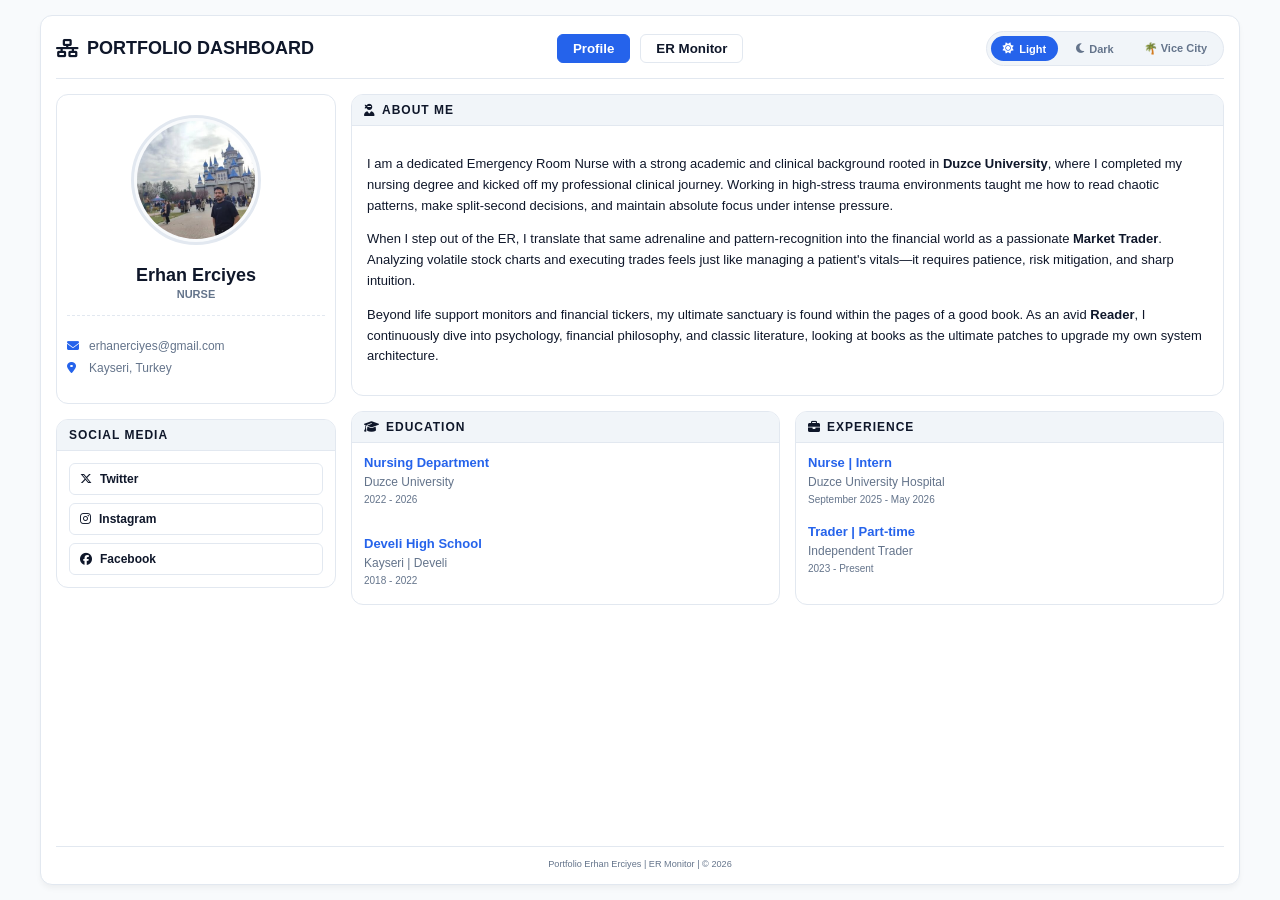
<file: index.html>
<!DOCTYPE html>
<html lang="en" data-theme="light">
<head>
    <meta charset="UTF-8">
    <meta name="viewport" content="width=device-width, initial-scale=1.0">
    <title>Erhan Erciyes</title>
    <link rel="stylesheet" href="https://cdnjs.cloudflare.com/ajax/libs/font-awesome/6.4.2/css/all.min.css">
    <link rel="stylesheet" href="style.css">
</head>
<body>

    <div class="main-frame">
        <header class="top-header">
            <h1 class="dashboard-title">
                <i class="fas fa-network-wired"></i> Portfolio Dashboard
            </h1>
            
            <nav class="nav-menu">
                <button class="nav-btn active" onclick="loadPage('profile', this)">Profile</button>
                <button class="nav-btn" onclick="loadPage('monitor', this)">ER Monitor</button>
            </nav>

            <div class="theme-switcher">
                <button class="theme-btn active" onclick="setTheme('light')" id="btn-light">
                    <i class="fas fa-sun"></i> Light
                </button>
                <button class="theme-btn" onclick="setTheme('dark')" id="btn-dark">
                    <i class="fas fa-moon"></i> Dark
                </button>
                <button class="theme-btn" onclick="setTheme('vice-city')" id="btn-vice-city">
                    🌴 Vice City
                </button>
            </div>
        </header>

        <div id="page-content">
            </div>

        <footer>
            <small>Portfolio Erhan Erciyes | ER Monitor | © 2026</small>
        </footer>
    </div>

    <div id="shock-flash"></div>

    <script src="script.js"></script>
</body>
</html>
</file>
<file: style.css>
/* --- THEME VARIABLES --- */
:root {
    --bg-color: #f8fafc;
    --main-bg: #ffffff;
    --text-main: #0f172a;
    --text-muted: #64748b;
    --border-color: #e2e8f0;
    --header-bg: #f1f5f9;
    --header-text: #0f172a;
    --link-color: #2563eb; 
    --box-shadow: 0 4px 6px -1px rgba(0, 0, 0, 0.05);
    --radius: 12px;
    --card-bg: #ffffff;
    --card-hover-border: #3b82f6;
    
    --ekg-bg: #ffffff;
    --ekg-grid: rgba(0, 0, 0, 0.03);
    --up-color: #16a34a; 
    --down-color: #dc2626; 
    
    --term-bg: #0f172a;
    --term-text: #10b981;
    
    --defib-bg: #f1f5f9;
    --shock-btn-bg: radial-gradient(circle at 30% 30%, #ef4444, #b91c1c);
    --shock-btn-shadow: #7f1d1d;
}

[data-theme="dark"] {
    --bg-color: #0f172a;
    --main-bg: #1e293b;
    --text-main: #f8fafc;
    --text-muted: #94a3b8;
    --border-color: #334155;
    --header-bg: #1e293b;
    --header-text: #f8fafc;
    --link-color: #38bdf8;
    --box-shadow: 0 4px 6px -1px rgba(0, 0, 0, 0.2);
    --card-bg: #1e293b;
    --card-hover-border: #38bdf8;
    --ekg-bg: #0f172a;
    --ekg-grid: rgba(255, 255, 255, 0.04);
    
    --term-bg: #000000;
    --term-text: #38bdf8;
    
    --defib-bg: #0f172a;
    --shock-btn-bg: radial-gradient(circle at 30% 30%, #ef4444, #991b1b);
    --shock-btn-shadow: #450a0a;
}

[data-theme="vice-city"] {
    --bg-color: #120024;
    --vc-bg-img: url('/assets/vc_bg.jpg'); 
    --main-bg: rgba(26, 0, 42, 0.88);
    --text-main: #00ffff;
    --text-muted: #ff77ff;
    --border-color: #ff00ff; 
    --header-bg: rgba(43, 0, 68, 0.9);
    --header-text: #ffffff;
    --link-color: #ffff00;
    --box-shadow: 0 0 10px #ff00ff, inset 0 0 5px #ff00ff;
    --card-bg: rgba(43, 0, 68, 0.6);
    --card-hover-border: #00ffff;
    --ekg-bg: #0d001a;
    --ekg-grid: rgba(0, 255, 255, 0.12); 
    
    --term-bg: #0d001a;
    --term-text: #ff00ff;
    
    --defib-bg: rgba(20, 0, 40, 0.8);
    --shock-btn-bg: radial-gradient(circle at 30% 30%, #ff0055, #990033);
    --shock-btn-shadow: #4a001a;
}

/* --- BASE STYLES --- */
* { box-sizing: border-box; transition: background-color 0.3s ease, border-color 0.3s ease, box-shadow 0.3s ease; }
html, body { 
    margin: 0; padding: 0; 
    background-color: var(--bg-color); 
    font-family: 'Segoe UI', Tahoma, Geneva, Verdana, sans-serif; 
    color: var(--text-main); 
    min-height: 100vh; width: 100vw; 
    overflow-x: hidden; 
}

[data-theme="vice-city"] body { 
    background-image: var(--vc-bg-img) !important; 
    background-size: cover !important; 
    background-position: left center !important; 
    background-attachment: fixed !important; 
    background-repeat: no-repeat !important;
}

.main-frame { 
    max-width: 1200px; 
    min-height: calc(100vh - 30px); 
    margin: 15px auto; 
    background-color: var(--main-bg); 
    border: 1px solid var(--border-color); 
    border-radius: var(--radius); 
    padding: 15px; 
    box-shadow: var(--box-shadow); 
    display: flex; flex-direction: column; 
    width: 95%; 
}

/* --- CONTROLS / HEADER --- */
.top-header { display: flex; justify-content: space-between; align-items: center; border-bottom: 1px solid var(--border-color); padding-bottom: 12px; margin-bottom: 15px; flex-wrap: wrap; gap: 10px;}
.dashboard-title { margin: 0; font-size: 18px; font-weight: 700; display: flex; align-items: center; gap: 8px; text-transform: uppercase; }
[data-theme="vice-city"] .dashboard-title { text-shadow: 0 0 6px #00ffff; }

.nav-menu { display: flex; gap: 10px; }
.nav-btn { background: transparent; border: 1px solid var(--border-color); color: var(--text-main); padding: 6px 15px; border-radius: 6px; cursor: pointer; font-weight: 700; }
.nav-btn:hover { background: var(--header-bg); }
.nav-btn.active { background: var(--link-color); color: white; border-color: var(--link-color); }
[data-theme="vice-city"] .nav-btn.active { color: #000; box-shadow: 0 0 8px #ffff00; }

.theme-switcher { display: flex; gap: 6px; background: var(--header-bg); padding: 4px; border-radius: 20px; border: 1px solid var(--border-color); }
.theme-btn { background: transparent; border: none; color: var(--text-muted); padding: 6px 12px; border-radius: 15px; cursor: pointer; font-size: 11px; font-weight: 600; display: flex; align-items: center; gap: 5px; }
.theme-btn.active { background: var(--link-color); color: #ffffff; }
[data-theme="vice-city"] .theme-btn.active { color: #000000; font-weight: 700; box-shadow: 0 0 8px #ffff00; }

#page-content { flex-grow: 1; display: flex; flex-direction: column; width: 100%; }

/* --- COMMON BOX STYLES --- */
.grid-container { display: grid; grid-template-columns: 280px 1fr; gap: 15px; align-items: start; width: 100%; }
.box { border: 1px solid var(--border-color); border-radius: var(--radius); background-color: var(--card-bg); overflow: hidden; display: flex; flex-direction: column; margin-bottom: 15px; }
[data-theme="vice-city"] .box { border: 2px solid var(--border-color); box-shadow: var(--box-shadow); }
h3 { background-color: var(--header-bg); color: var(--header-text); padding: 8px 12px; margin: 0; font-size: 12px; letter-spacing: 1px; text-transform: uppercase; border-bottom: 1px solid var(--border-color); display: flex; align-items: center; gap: 6px; }
[data-theme="vice-city"] h3 { border-bottom: 2px solid #00ffff; text-shadow: 1px 1px 2px #000; }

/* --- PROFILE COMPONENTS --- */
.left-col { display: flex; flex-direction: column; gap: 0; }
.profile-card { text-align: center; padding: 20px 10px; }
.avatar-container { width: 130px; height: 130px; margin: 0 auto 10px; border: 3px solid var(--border-color); padding: 3px; background: var(--bg-color); border-radius: 50%; overflow: hidden;}
[data-theme="vice-city"] .avatar-container { border-color: #00ffff; box-shadow: 0 0 10px #00ffff; }

/* CSS ILE PP YÖNETİMİ */
.avatar { width: 100%; height: 100%; object-fit: cover; border-radius: 50%; display: block; }
[data-theme="vice-city"] .avatar { 
    content: url('/assets/pp_vice.jpg'); 
}

.name { margin: 10px 0 2px; font-size: 18px; font-weight: 700; }
[data-theme="vice-city"] .name { text-shadow: 0 0 5px #00ffff; }
.title { font-size: 11px; color: var(--text-muted); margin: 0 0 15px 0; text-transform: uppercase; font-weight: 600; }
.contact-info { padding-top: 15px; font-size: 12px; border-top: 1px dashed var(--border-color); text-align: left; color: var(--text-muted); }
.contact-info p { margin: 8px 0; display: flex; align-items: center; gap: 8px; }
.contact-info i { color: var(--link-color); width: 14px; }

.social-buttons { display: flex; flex-direction: column; padding: 12px; gap: 8px; }
.social-btn { text-decoration: none; color: var(--text-main); background: var(--main-bg); border: 1px solid var(--border-color); padding: 8px 10px; font-size: 12px; display: flex; align-items: center; gap: 8px; border-radius: 6px; font-weight: 600; }
.social-btn:hover { border-color: var(--card-hover-border); background: var(--header-bg); transform: translateX(2px); }
[data-theme="vice-city"] .social-btn { box-shadow: 0 0 3px #ff00ff; }
[data-theme="vice-city"] .social-btn:hover { background: #ff00ff; color: #000000; box-shadow: 0 0 8px #00ffff; }

.about-box .about-content { padding: 15px; font-size: 13px; line-height: 1.6; color: var(--text-main); }
.education-box .timeline { padding: 12px; font-size: 12px; display: flex; flex-direction: column; gap: 12px; }
.degree-item strong { display: block; font-size: 13px; color: var(--link-color); }
.degree-item p { margin: 4px 0; color: var(--text-muted); line-height: 1.4; }

/* --- MAIN DASHBOARD WIDGETS --- */
.main-dashboard { display: flex; flex-direction: column; width: 100%; }
.med-widgets-grid { display: grid; grid-template-columns: 1.5fr 1fr 1fr; gap: 15px; margin-bottom: 15px; width: 100%; }
.profile-widgets { grid-template-columns: 1fr 1fr; }

.terminal-content { background-color: var(--term-bg); color: var(--term-text); font-family: monospace; font-size: 12px; padding: 10px; height: 150px; overflow-y: hidden; display: flex; flex-direction: column; justify-content: flex-end; }
.log-line { margin-bottom: 4px; opacity: 0.8; }
.log-line:last-child { opacity: 1; font-weight: bold; }

.inventory-box .inv-items { padding: 10px; display: flex; flex-direction: column; gap: 10px; height: 150px; justify-content: center; }
.inv-item { display: flex; flex-direction: column; gap: 4px; }
.inv-label { display: flex; justify-content: space-between; font-size: 10px; font-weight: 700; color: var(--text-main); }
.warn-text { color: var(--down-color); animation: blink 1s infinite; }
.inv-bar { width: 100%; height: 8px; background: var(--header-bg); border-radius: 4px; overflow: hidden; }
.inv-fill { height: 100%; border-radius: 4px; transition: width 0.5s ease; }
.inv-fill.safe { background-color: var(--up-color); }
.inv-fill.warn { background-color: var(--down-color); }
.inv-fill.locked { background-color: var(--text-muted); }
.inv-fill.blood { background-color: #991b1b; } 
[data-theme="vice-city"] .inv-fill.blood { background-color: #ff0055; box-shadow: 0 0 5px #ff0055; }

.status-box .shift-content { padding: 10px; height: 150px; display: flex; flex-direction: column; justify-content: center; align-items: center; text-align: center; }
.timer-display { font-size: 34px; font-weight: 800; font-family: monospace; color: var(--link-color); letter-spacing: 1px; }
[data-theme="vice-city"] .timer-display { text-shadow: 0 0 10px var(--link-color); }
.date-display { font-size: 12px; font-weight: 700; color: var(--text-muted); text-transform: uppercase; letter-spacing: 1px; margin-top: 5px; }

@keyframes blink { 50% { opacity: 0.5; } }

/* --- EKG BOX --- */
.ekg-box { margin-bottom: 0; width: 100%; }
.ekg-monitor-row { display: grid; grid-template-columns: repeat(3, 1fr); gap: 12px; padding: 12px; background-color: var(--ekg-bg); width: 100%; }
.monitor-panel { border: 1px solid var(--border-color); border-radius: 8px; background-color: var(--card-bg); padding: 8px; display: flex; flex-direction: column; align-items: center; min-height: 160px; width: 100%; overflow: hidden; }
[data-theme="vice-city"] .monitor-panel { border-width: 2px; }
.monitor-panel canvas { background: transparent; background-image: linear-gradient(var(--ekg-grid) 1px, transparent 1px), linear-gradient(90deg, var(--ekg-grid) 1px, transparent 1px); background-size: 15px 15px; width: 100%; height: 80px; display: block; border-radius: 4px; margin-bottom: 10px; flex-shrink: 0; }
.vitals-column { width: 100%; display: flex; flex-direction: row; justify-content: space-around; align-items: center; }
.vital-item { display: flex; flex-direction: column; align-items: center; text-align: center; }
.vital-label { font-size: 10px; color: var(--text-muted); font-weight: 700; letter-spacing: 0.5px; margin-bottom: 4px; }
.vital-value { font-size: 15px; font-weight: 800; font-family: monospace; display: flex; align-items: center; color: var(--link-color); }
@keyframes heartPulse { 0% { transform: scale(1); } 15% { transform: scale(1.2); } 30% { transform: scale(1); } 45% { transform: scale(1.2); } 60% { transform: scale(1); } }
.pulse-icon { animation: heartPulse 1.2s infinite; font-size: 13px; margin-right: 4px; }

/* --- DEFIBRILLATOR NEW PANEL --- */
.defib-box { margin-top: 15px; }
.defib-layout { display: grid; grid-template-columns: 1fr 1.5fr auto; gap: 20px; padding: 20px; background-color: var(--defib-bg); align-items: center; }

.defib-screen-area { border: 3px solid var(--border-color); border-radius: 8px; overflow: hidden; height: 100%; min-height: 140px; }
[data-theme="vice-city"] .defib-screen-area { box-shadow: 0 0 10px #00ffff; border-color: #00ffff; }

.digital-voltage-screen { background-color: var(--term-bg); color: var(--term-text); display: flex; flex-direction: column; align-items: center; justify-content: center; height: 100%; padding: 15px; position: relative; }
.digital-voltage-screen.off { color: #333 !important; text-shadow: none !important; }
.digital-voltage-screen.off .energy-value, .digital-voltage-screen.off .status-indicator { opacity: 0.2; }
.energy-label { font-size: 10px; font-weight: 800; letter-spacing: 2px; margin-bottom: 5px; opacity: 0.8; }
.energy-value { font-size: 52px; font-weight: 900; font-family: monospace; line-height: 1; text-shadow: 0 0 15px var(--term-text); display: flex; align-items: baseline; gap: 5px;}
.energy-value .unit { font-size: 24px; }
.status-indicator { font-size: 12px; font-weight: bold; margin-top: 10px; letter-spacing: 1px; animation: blink 2s infinite; }

.defib-controls-area { display: flex; flex-direction: column; gap: 20px; justify-content: space-between; }
.switch-grid { display: grid; grid-template-columns: repeat(3, 1fr); gap: 10px; }
.switch-container.mini { display: flex; flex-direction: column; align-items: center; gap: 4px; background: var(--card-bg); padding: 8px 5px; border-radius: 8px; border: 1px solid var(--border-color); }
.switch-container.mini .switch-label { font-size: 9px; font-weight: 800; color: var(--text-muted); }
.switch { position: relative; display: inline-block; width: 36px; height: 20px; }
.switch input { opacity: 0; width: 0; height: 0; }
.slider { position: absolute; cursor: pointer; top: 0; left: 0; right: 0; bottom: 0; background-color: var(--down-color); transition: .4s; border-radius: 20px; box-shadow: inset 0 2px 5px rgba(0,0,0,0.5); }
.slider:before { position: absolute; content: ""; height: 14px; width: 14px; left: 3px; bottom: 3px; background-color: white; transition: .4s; border-radius: 50%; box-shadow: 0 2px 5px rgba(0,0,0,0.3); }
input:checked + .slider { background-color: var(--up-color); }
input:checked + .slider:before { transform: translateX(16px); }

.voltage-stepper { display: flex; align-items: center; justify-content: space-around; background: var(--card-bg); padding: 12px; border-radius: 8px; border: 1px solid var(--border-color); }
.stepper-label { font-size: 12px; font-weight: 800; color: var(--text-muted); letter-spacing: 1px; }
.volt-btn { background: var(--header-bg); border: 1px solid var(--border-color); color: var(--text-main); width: 45px; height: 45px; border-radius: 8px; font-size: 18px; cursor: pointer; display: flex; justify-content: center; align-items: center; box-shadow: 0 2px 4px rgba(0,0,0,0.1); }
.volt-btn:hover { background: var(--link-color); color: #fff; border-color: var(--link-color); }
.volt-btn:active { transform: scale(0.95); }
[data-theme="vice-city"] .volt-btn:hover { background: #00ffff; color: #000; box-shadow: 0 0 10px #00ffff; }

.defib-action-area { display: flex; justify-content: center; align-items: center; padding: 0 10px; }
.round-shock-btn { width: 140px; height: 140px; border-radius: 50%; background: var(--shock-btn-bg); border: 6px solid var(--main-bg); color: white; font-weight: 900; font-size: 20px; cursor: pointer; box-shadow: 0 8px 0 var(--shock-btn-shadow), 0 10px 20px rgba(0,0,0,0.3); display: flex; flex-direction: column; justify-content: center; align-items: center; gap: 8px; text-shadow: 1px 1px 3px rgba(0,0,0,0.5); transition: transform 0.1s, box-shadow 0.1s; outline: 4px solid var(--border-color); flex-shrink: 0; }
.round-shock-btn i { font-size: 32px; }
.round-shock-btn:active { transform: translateY(8px); box-shadow: 0 0 0 var(--shock-btn-shadow), 0 5px 10px rgba(0,0,0,0.3); }
.round-shock-btn.disabled { filter: grayscale(100%); pointer-events: none; opacity: 0.4; }
[data-theme="vice-city"] .round-shock-btn { color: #000000; text-shadow: none; box-shadow: 0 8px 0 var(--shock-btn-shadow), 0 0 25px #ff0055; outline-color: #00ffff; }

/* FLASH EFFECT OVERLAY */
#shock-flash { position: fixed; top: 0; left: 0; width: 100vw; height: 100vh; background-color: white; z-index: 9999; opacity: 0; pointer-events: none; transition: opacity 0.05s ease; }
#shock-flash.active { opacity: 1; transition: opacity 0.5s ease-out; }

footer { text-align: center; margin-top: 15px; font-size: 11px; color: var(--text-muted); border-top: 1px solid var(--border-color); padding-top: 10px; }

/* --- RESPONSIVE MOBILE FIX --- */
@media (max-width: 950px) {
    .grid-container { grid-template-columns: 1fr; width: 100%; overflow-x: hidden; }
    .med-widgets-grid { grid-template-columns: 1fr; width: 100%; gap: 10px; }
    .profile-widgets { grid-template-columns: 1fr; }
    .ekg-monitor-row { grid-template-columns: 1fr; width: 100%; gap: 10px; }
    .monitor-panel { width: 100%; overflow: hidden; min-height: 150px; }
    .defib-layout { grid-template-columns: 1fr; gap: 20px; }
    .switch-grid { grid-template-columns: repeat(3, 1fr); }
    .defib-screen-area { min-height: 120px; }
    .round-shock-btn { margin: 0 auto; }
}
</file>
